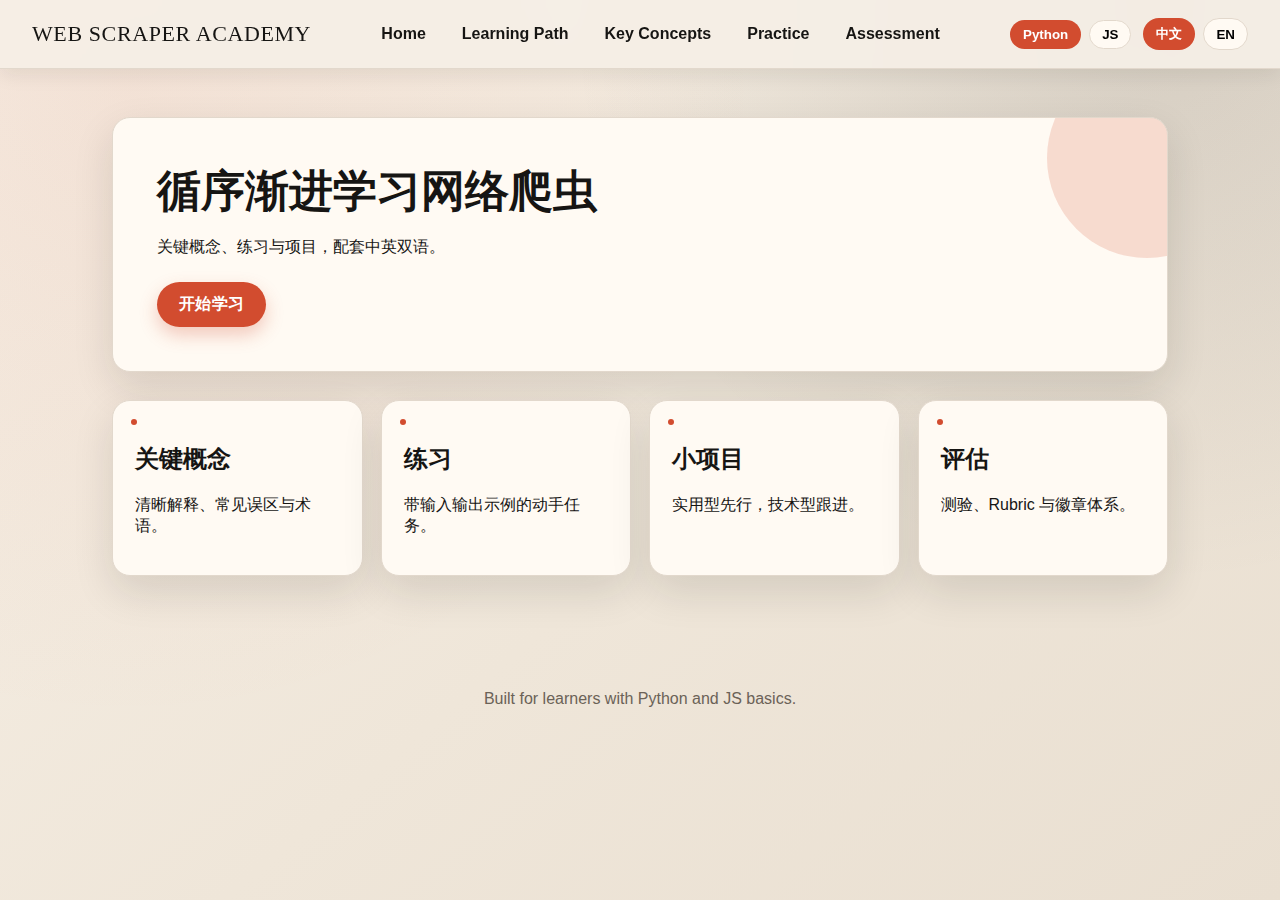
<file: index.html>
﻿<!doctype html>
<html lang="zh" data-lang="zh" data-route="python">
  <head>
    <meta charset="utf-8" />
    <meta name="viewport" content="width=device-width, initial-scale=1" />
    <title>Web Scraper Academy</title>
    <link rel="stylesheet" href="assets/styles.css" />
  </head>
  <body>
    <header class="site-header">
      <div class="brand">Web Scraper Academy</div>
      <nav class="site-nav">
        <a href="index.html">Home</a>
        <a href="path.html">Learning Path</a>
        <a href="concepts.html">Key Concepts</a>
        <a href="practice.html">Practice</a>
        <a href="assessment.html">Assessment</a>
      </nav>
      <div class="header-actions">
        <div class="route-tabs">
          <button class="toggle" data-route="python">Python</button>
          <button class="toggle" data-route="js">JS</button>
        </div>
        <div class="lang-tabs">
          <button class="toggle" data-lang="zh">中文</button>
          <button class="toggle" data-lang="en">EN</button>
        </div>
      </div>
    </header>

    <main class="page">
      <section class="hero">
        <h1 data-i18n="home_title">Learn Web Scraping, Step by Step</h1>
        <p data-i18n="home_subtitle">Concepts, practice, and projects with bilingual support.</p>
        <div class="hero-actions">
          <a class="button" href="path.html" data-i18n="home_cta">Start Learning</a>
        </div>
      </section>

      <section class="grid">
        <div class="card">
          <h2 data-i18n="card_concepts_title">Concepts</h2>
          <p data-i18n="card_concepts_desc">Clear explanations, pitfalls, and terms.</p>
        </div>
        <div class="card">
          <h2 data-i18n="card_exercises_title">Exercises</h2>
          <p data-i18n="card_exercises_desc">Hands-on tasks with input/output examples.</p>
        </div>
        <div class="card">
          <h2 data-i18n="card_projects_title">Mini Projects</h2>
          <p data-i18n="card_projects_desc">Practical first, technical next.</p>
        </div>
        <div class="card">
          <h2 data-i18n="card_assessment_title">Assessment</h2>
          <p data-i18n="card_assessment_desc">Quizzes, rubrics, and badges.</p>
        </div>
      </section>
    </main>

    <footer class="site-footer">Built for learners with Python and JS basics.</footer>
    <script src="assets/app.js"></script>
  </body>
</html>
</file>
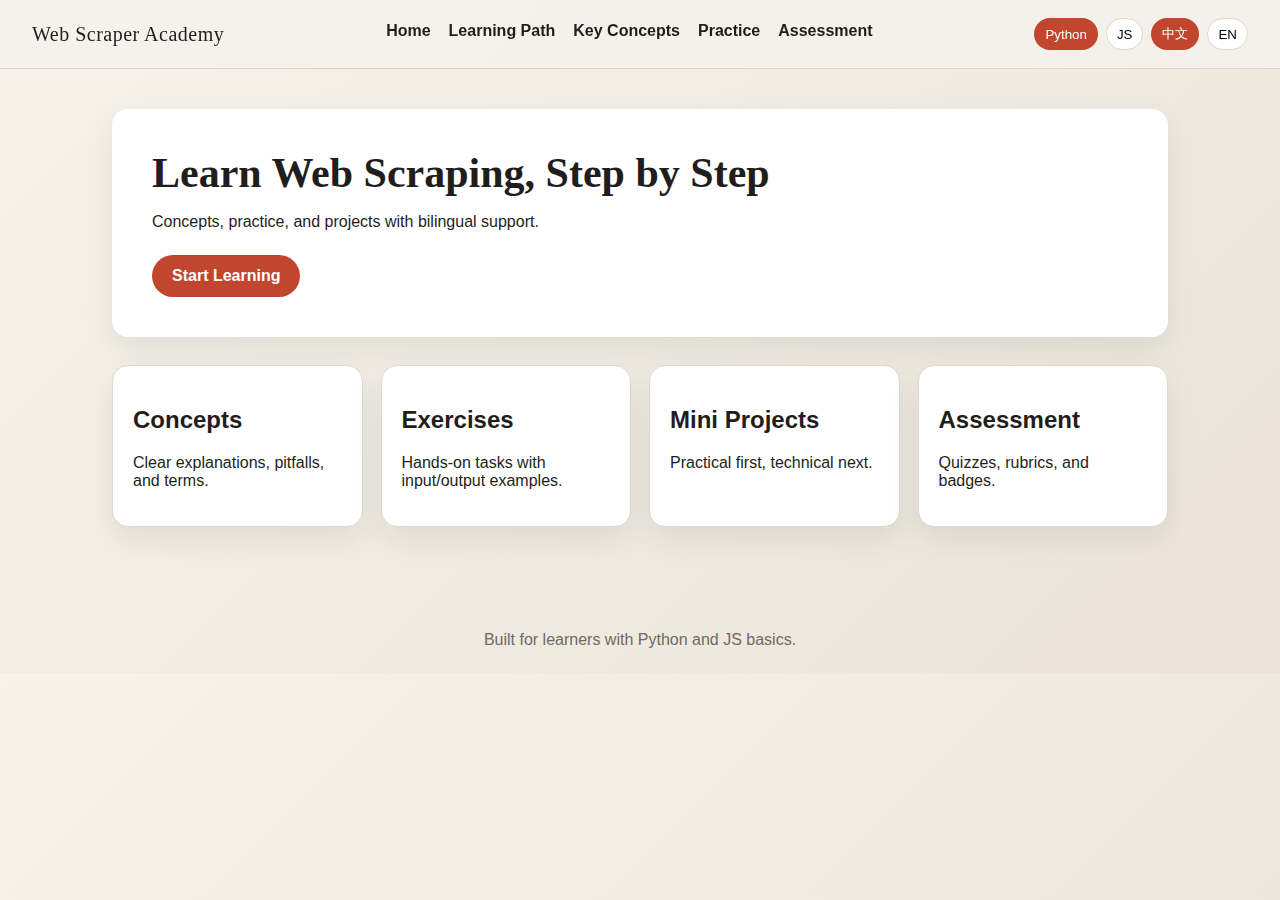
<file: public/index.html>
﻿<!doctype html>
<html lang="zh" data-lang="zh" data-route="python">
  <head>
    <meta charset="utf-8" />
    <meta name="viewport" content="width=device-width, initial-scale=1" />
    <title>Web Scraper Academy</title>
    <link rel="stylesheet" href="assets/styles.css" />
  </head>
  <body>
    <header class="site-header">
      <div class="brand">Web Scraper Academy</div>
      <nav class="site-nav">
        <a href="index.html">Home</a>
        <a href="path.html">Learning Path</a>
        <a href="concepts.html">Key Concepts</a>
        <a href="practice.html">Practice</a>
        <a href="assessment.html">Assessment</a>
      </nav>
      <div class="header-actions">
        <div class="route-tabs">
          <button class="toggle" data-route="python">Python</button>
          <button class="toggle" data-route="js">JS</button>
        </div>
        <div class="lang-tabs">
          <button class="toggle" data-lang="zh">中文</button>
          <button class="toggle" data-lang="en">EN</button>
        </div>
      </div>
    </header>

    <main class="page">
      <section class="hero">
        <h1>Learn Web Scraping, Step by Step</h1>
        <p>Concepts, practice, and projects with bilingual support.</p>
        <div class="hero-actions">
          <a class="button" href="path.html">Start Learning</a>
        </div>
      </section>

      <section class="grid">
        <div class="card">
          <h2>Concepts</h2>
          <p>Clear explanations, pitfalls, and terms.</p>
        </div>
        <div class="card">
          <h2>Exercises</h2>
          <p>Hands-on tasks with input/output examples.</p>
        </div>
        <div class="card">
          <h2>Mini Projects</h2>
          <p>Practical first, technical next.</p>
        </div>
        <div class="card">
          <h2>Assessment</h2>
          <p>Quizzes, rubrics, and badges.</p>
        </div>
      </section>
    </main>

    <footer class="site-footer">Built for learners with Python and JS basics.</footer>
    <script src="assets/app.js"></script>
  </body>
</html>
</file>
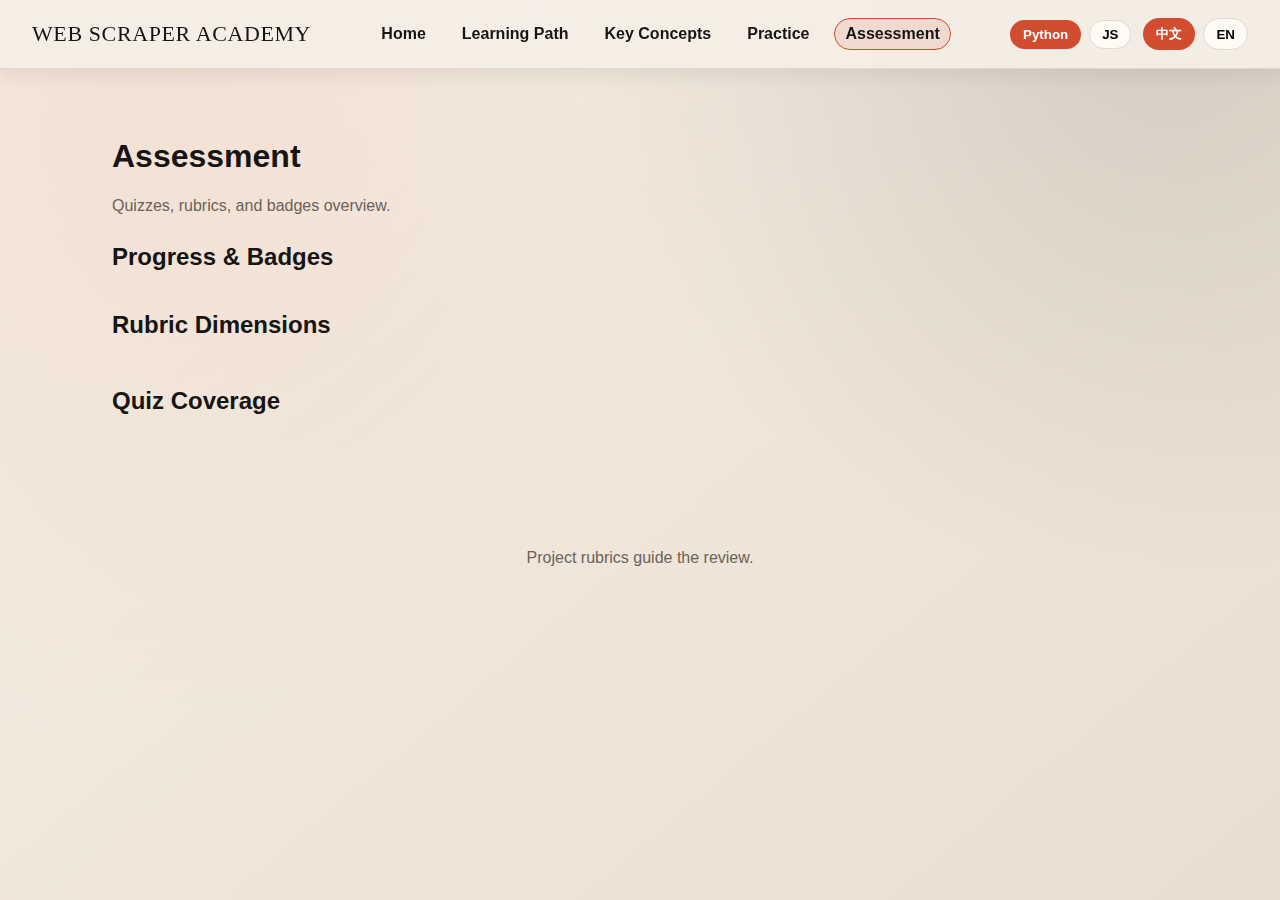
<file: assessment.html>
﻿<!doctype html>
<html lang="zh" data-lang="zh" data-route="python">
  <head>
    <meta charset="utf-8" />
    <meta name="viewport" content="width=device-width, initial-scale=1" />
    <title>Assessment</title>
    <link rel="stylesheet" href="assets/styles.css" />
  </head>
  <body>
    <header class="site-header">
      <div class="brand">Web Scraper Academy</div>
      <nav class="site-nav">
        <a href="index.html">Home</a>
        <a href="path.html">Learning Path</a>
        <a href="concepts.html">Key Concepts</a>
        <a href="practice.html">Practice</a>
        <a href="assessment.html" class="active">Assessment</a>
      </nav>
      <div class="header-actions">
        <div class="route-tabs">
          <button class="toggle" data-route="python">Python</button>
          <button class="toggle" data-route="js">JS</button>
        </div>
        <div class="lang-tabs">
          <button class="toggle" data-lang="zh">中文</button>
          <button class="toggle" data-lang="en">EN</button>
        </div>
      </div>
    </header>

    <main class="page" data-page="assessment">
      <h1>Assessment</h1>
      <p class="lead">Quizzes, rubrics, and badges overview.</p>

      <section>
        <h2>Progress & Badges</h2>
        <div id="progressBoard" class="module-grid"></div>
      </section>

      <section>
        <h2>Rubric Dimensions</h2>
        <div class="grid" id="rubricList"></div>
      </section>

      <section>
        <h2>Quiz Coverage</h2>
        <div class="module-grid" id="quizSummary"></div>
      </section>
    </main>

    <footer class="site-footer">Project rubrics guide the review.</footer>
    <script src="assets/app.js"></script>
  </body>
</html>
</file>
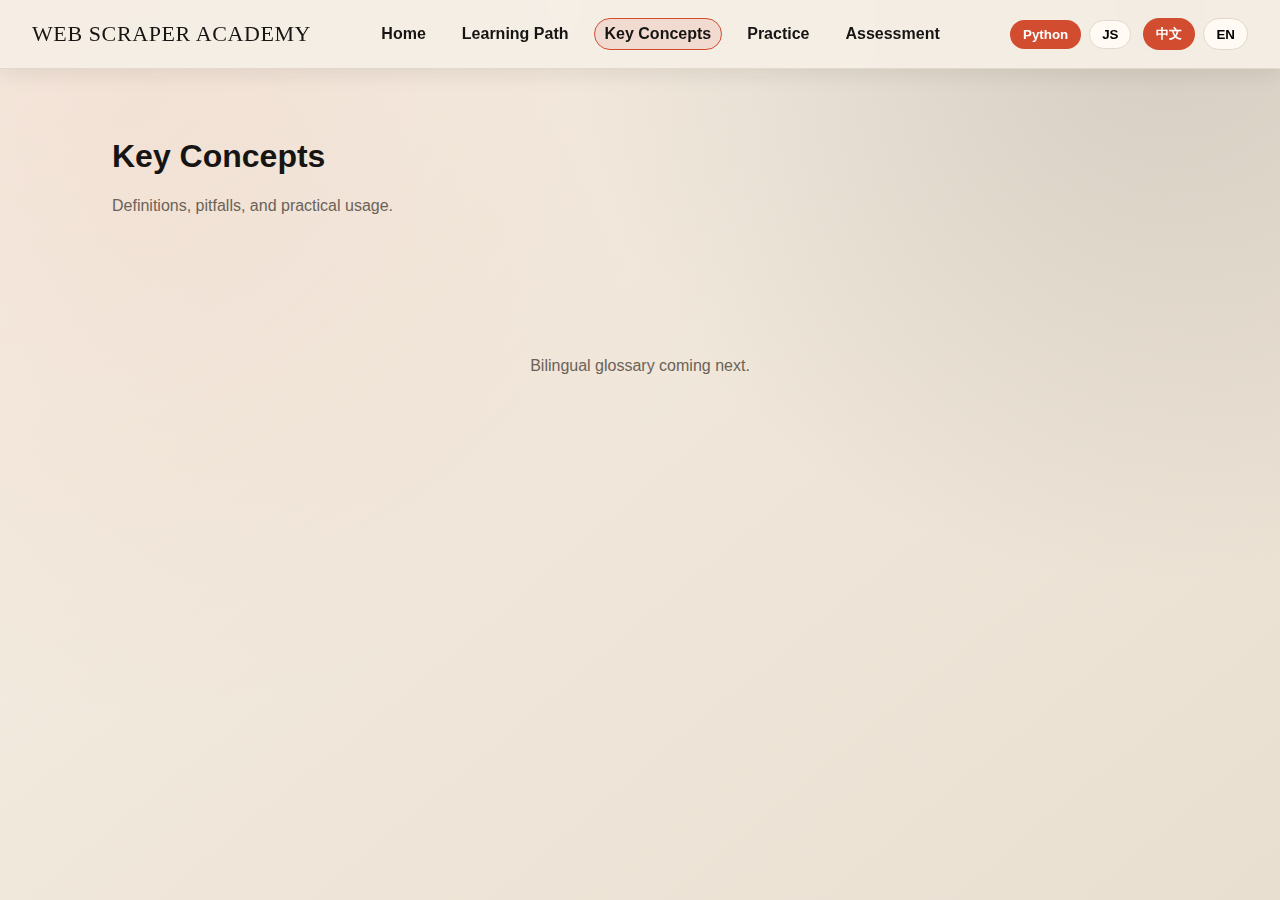
<file: concepts.html>
﻿<!doctype html>
<html lang="zh" data-lang="zh" data-route="python">
  <head>
    <meta charset="utf-8" />
    <meta name="viewport" content="width=device-width, initial-scale=1" />
    <title>Key Concepts</title>
    <link rel="stylesheet" href="assets/styles.css" />
  </head>
  <body>
    <header class="site-header">
      <div class="brand">Web Scraper Academy</div>
      <nav class="site-nav">
        <a href="index.html">Home</a>
        <a href="path.html">Learning Path</a>
        <a href="concepts.html" class="active">Key Concepts</a>
        <a href="practice.html">Practice</a>
        <a href="assessment.html">Assessment</a>
      </nav>
      <div class="header-actions">
        <div class="route-tabs">
          <button class="toggle" data-route="python">Python</button>
          <button class="toggle" data-route="js">JS</button>
        </div>
        <div class="lang-tabs">
          <button class="toggle" data-lang="zh">中文</button>
          <button class="toggle" data-lang="en">EN</button>
        </div>
      </div>
    </header>

    <main class="page" data-page="concepts">
      <h1>Key Concepts</h1>
      <p class="lead">Definitions, pitfalls, and practical usage.</p>
      <div id="conceptList" class="concept-list"></div>
    </main>

    <footer class="site-footer">Bilingual glossary coming next.</footer>
    <script src="assets/app.js"></script>
  </body>
</html>
</file>
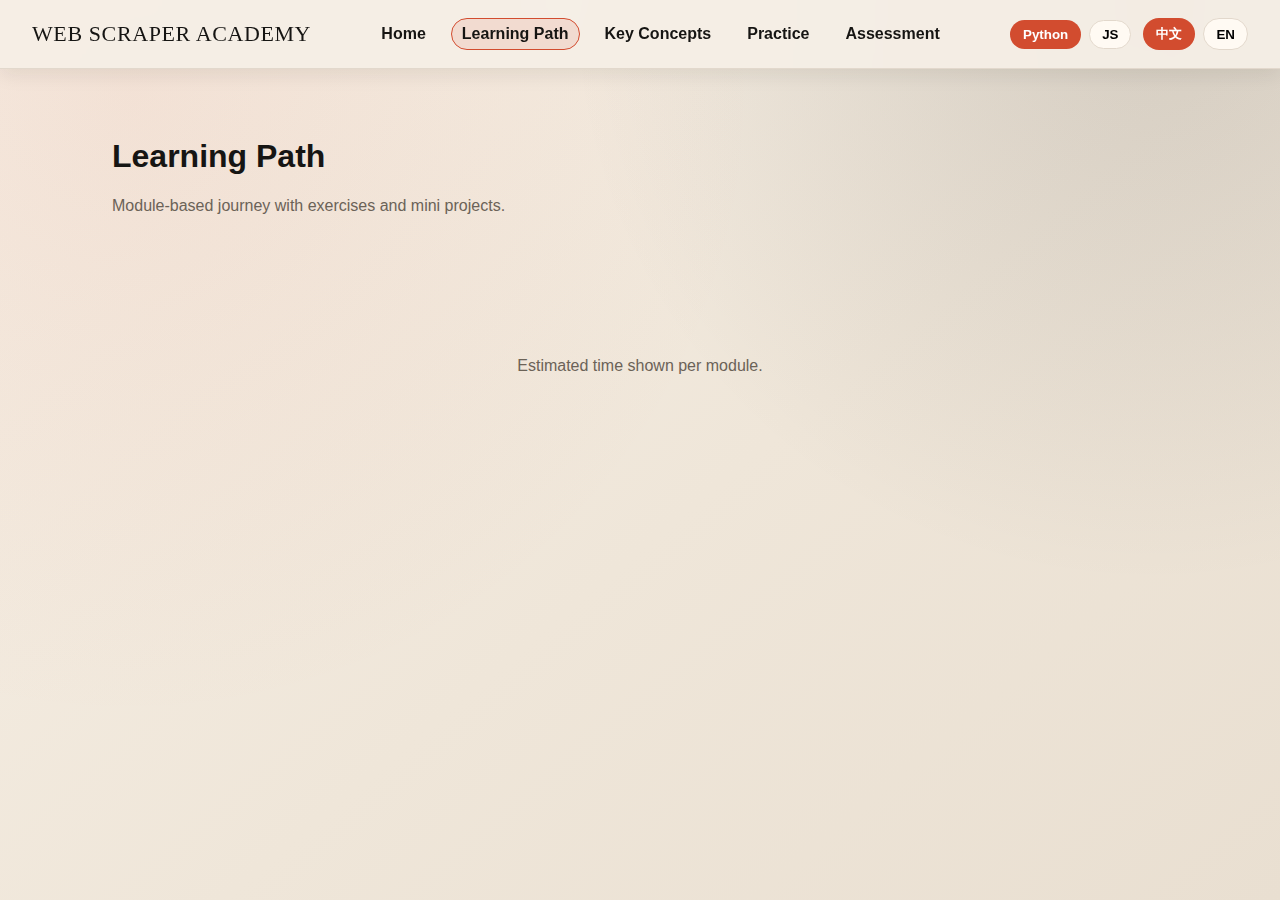
<file: path.html>
﻿<!doctype html>
<html lang="zh" data-lang="zh" data-route="python">
  <head>
    <meta charset="utf-8" />
    <meta name="viewport" content="width=device-width, initial-scale=1" />
    <title>Learning Path</title>
    <link rel="stylesheet" href="assets/styles.css" />
  </head>
  <body>
    <header class="site-header">
      <div class="brand">Web Scraper Academy</div>
      <nav class="site-nav">
        <a href="index.html">Home</a>
        <a href="path.html" class="active">Learning Path</a>
        <a href="concepts.html">Key Concepts</a>
        <a href="practice.html">Practice</a>
        <a href="assessment.html">Assessment</a>
      </nav>
      <div class="header-actions">
        <div class="route-tabs">
          <button class="toggle" data-route="python">Python</button>
          <button class="toggle" data-route="js">JS</button>
        </div>
        <div class="lang-tabs">
          <button class="toggle" data-lang="zh">中文</button>
          <button class="toggle" data-lang="en">EN</button>
        </div>
      </div>
    </header>

    <main class="page" data-page="path">
      <h1>Learning Path</h1>
      <p class="lead">Module-based journey with exercises and mini projects.</p>
      <div class="module-grid" id="moduleGrid"></div>
      <span class="template-link" data-template="module.html?id="></span>
    </main>

    <footer class="site-footer">Estimated time shown per module.</footer>
    <script src="assets/app.js"></script>
  </body>
</html>
</file>
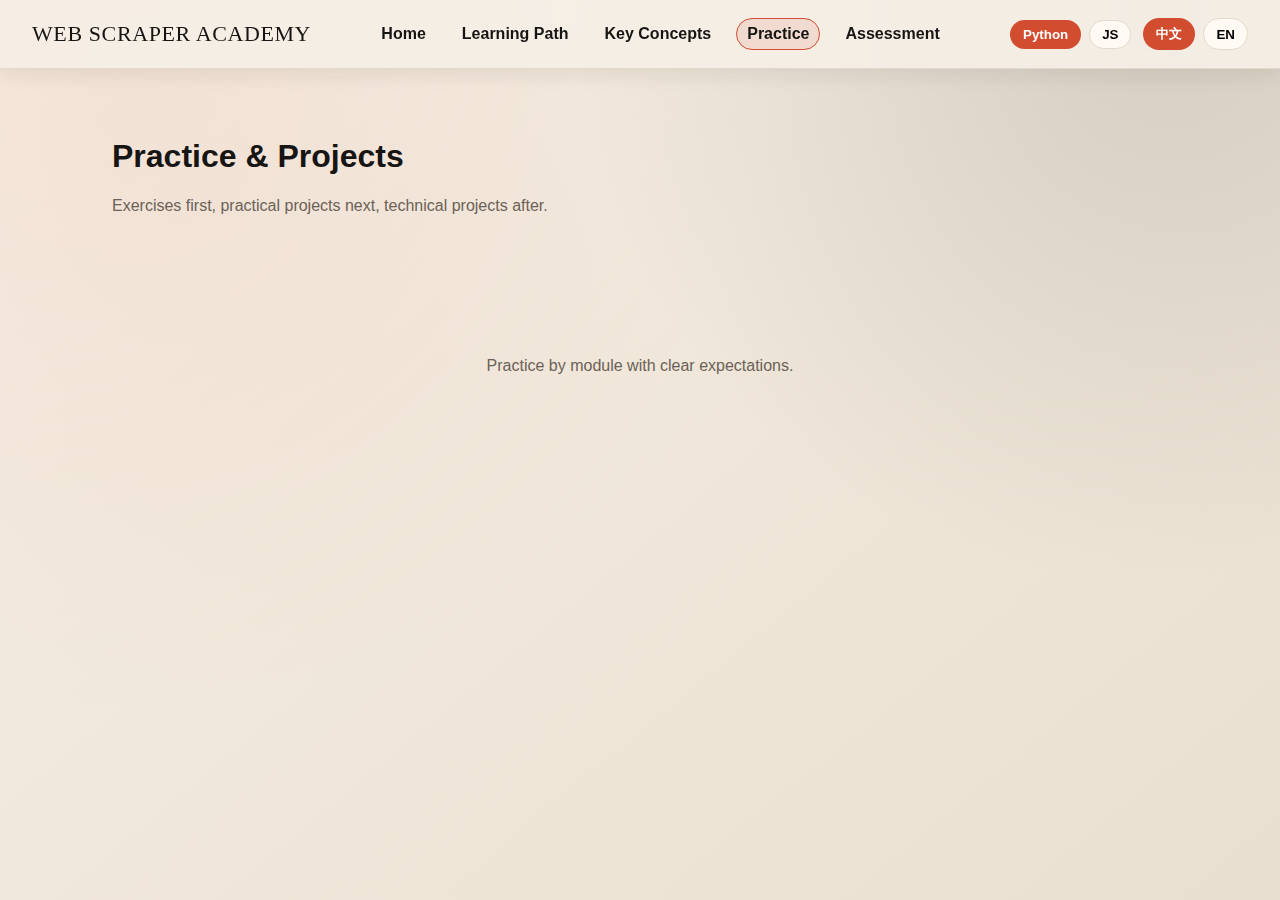
<file: practice.html>
﻿<!doctype html>
<html lang="zh" data-lang="zh" data-route="python">
  <head>
    <meta charset="utf-8" />
    <meta name="viewport" content="width=device-width, initial-scale=1" />
    <title>Practice & Projects</title>
    <link rel="stylesheet" href="assets/styles.css" />
  </head>
  <body>
    <header class="site-header">
      <div class="brand">Web Scraper Academy</div>
      <nav class="site-nav">
        <a href="index.html">Home</a>
        <a href="path.html">Learning Path</a>
        <a href="concepts.html">Key Concepts</a>
        <a href="practice.html" class="active">Practice</a>
        <a href="assessment.html">Assessment</a>
      </nav>
      <div class="header-actions">
        <div class="route-tabs">
          <button class="toggle" data-route="python">Python</button>
          <button class="toggle" data-route="js">JS</button>
        </div>
        <div class="lang-tabs">
          <button class="toggle" data-lang="zh">中文</button>
          <button class="toggle" data-lang="en">EN</button>
        </div>
      </div>
    </header>

    <main class="page" data-page="practice">
      <h1>Practice & Projects</h1>
      <p class="lead">Exercises first, practical projects next, technical projects after.</p>
      <div id="practiceList" class="practice-list"></div>
    </main>

    <footer class="site-footer">Practice by module with clear expectations.</footer>
    <script src="assets/app.js"></script>
  </body>
</html>
</file>
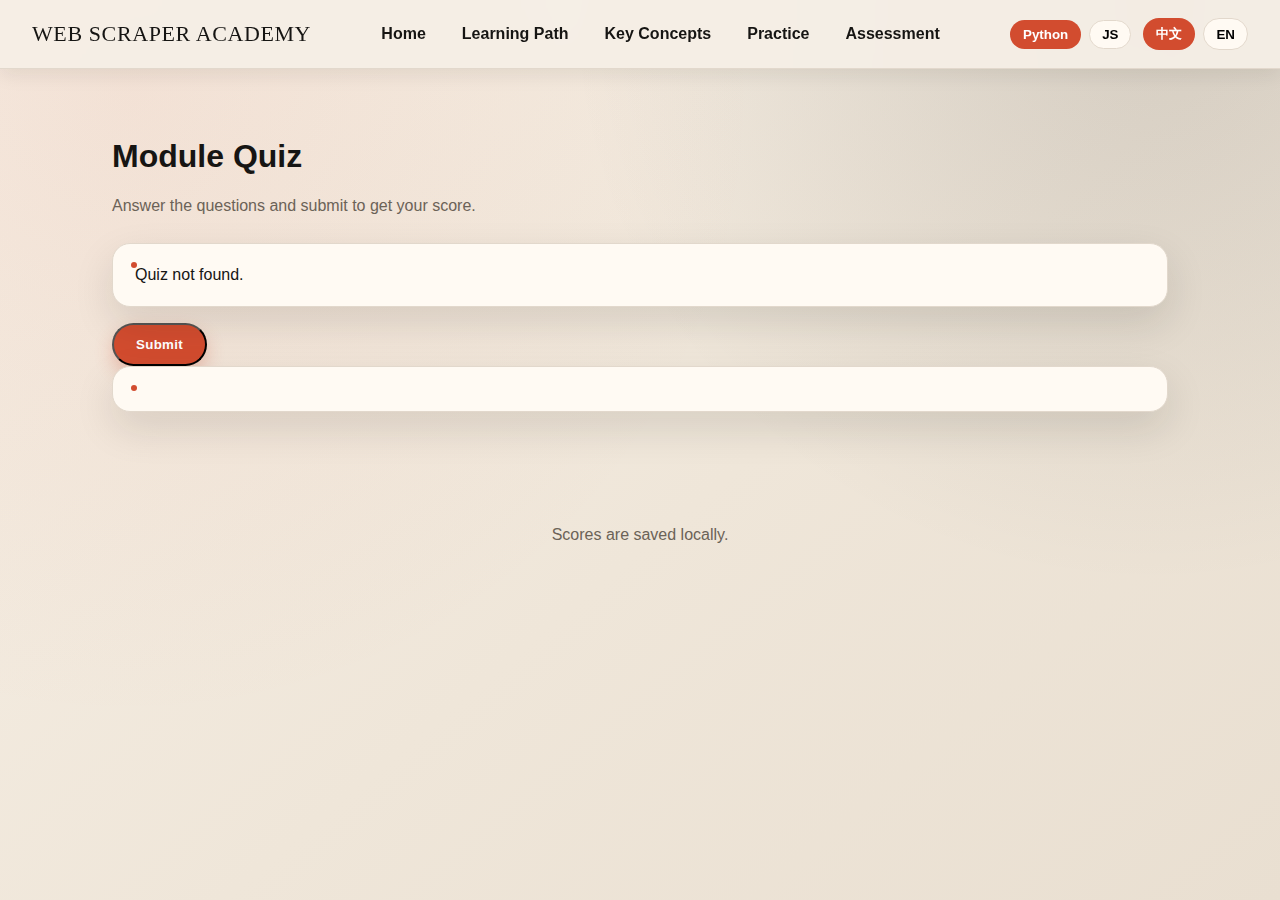
<file: quiz.html>
﻿<!doctype html>
<html lang="zh" data-lang="zh" data-route="python">
  <head>
    <meta charset="utf-8" />
    <meta name="viewport" content="width=device-width, initial-scale=1" />
    <title>Module Quiz</title>
    <link rel="stylesheet" href="assets/styles.css" />
  </head>
  <body>
    <header class="site-header">
      <div class="brand">Web Scraper Academy</div>
      <nav class="site-nav">
        <a href="index.html">Home</a>
        <a href="path.html">Learning Path</a>
        <a href="concepts.html">Key Concepts</a>
        <a href="practice.html">Practice</a>
        <a href="assessment.html">Assessment</a>
      </nav>
      <div class="header-actions">
        <div class="route-tabs">
          <button class="toggle" data-route="python">Python</button>
          <button class="toggle" data-route="js">JS</button>
        </div>
        <div class="lang-tabs">
          <button class="toggle" data-lang="zh">中文</button>
          <button class="toggle" data-lang="en">EN</button>
        </div>
      </div>
    </header>

    <main class="page" data-page="quiz">
      <h1>Module Quiz</h1>
      <p class="lead">Answer the questions and submit to get your score.</p>
      <form id="quizForm" class="quiz-form"></form>
      <div class="quiz-actions">
        <button class="button" id="quizSubmit" type="button">Submit</button>
      </div>
      <div id="quizResult" class="card"></div>
    </main>

    <footer class="site-footer">Scores are saved locally.</footer>
    <script src="assets/app.js"></script>
  </body>
</html>
</file>
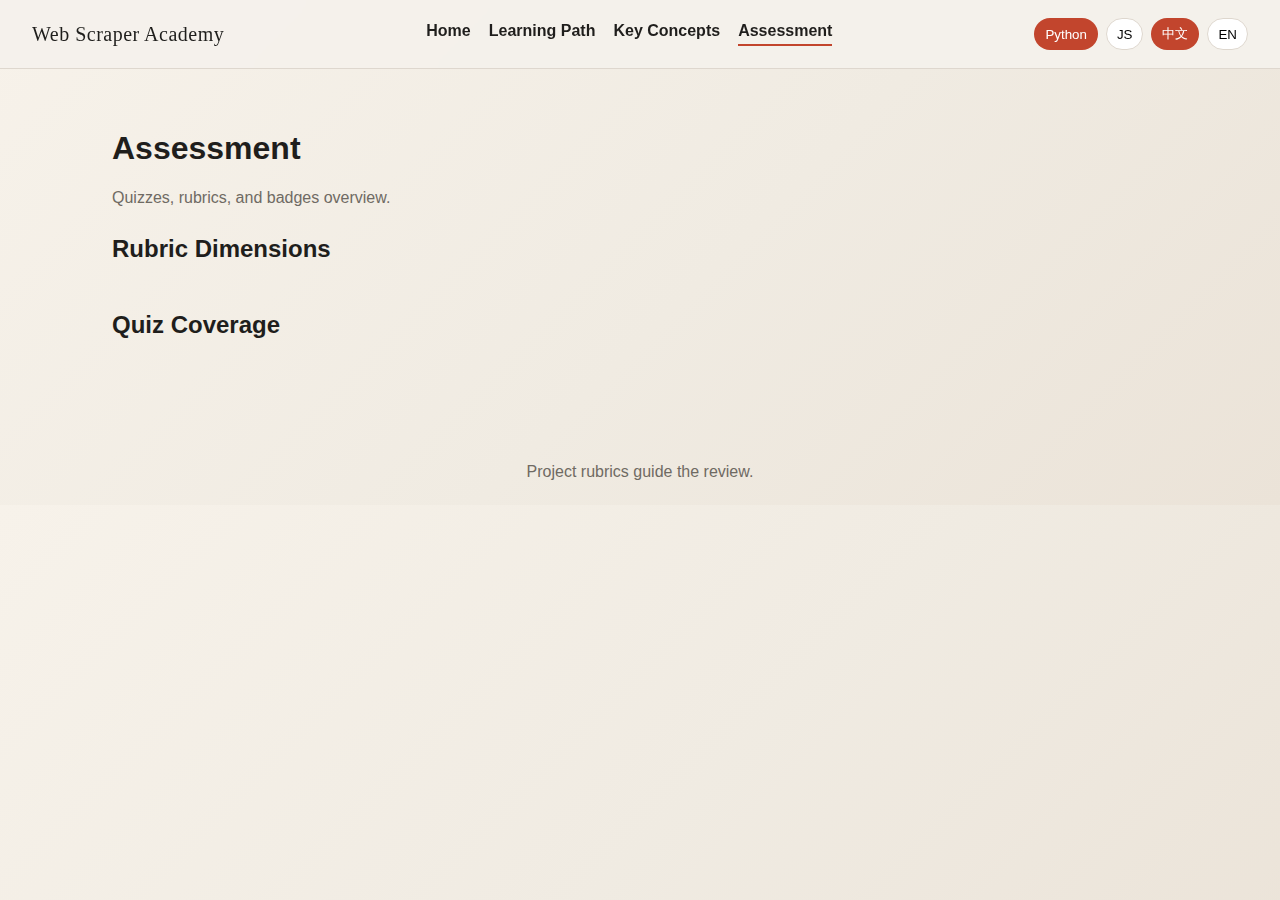
<file: public/assessment.html>
﻿<!doctype html>
<html lang="zh" data-lang="zh" data-route="python">
  <head>
    <meta charset="utf-8" />
    <meta name="viewport" content="width=device-width, initial-scale=1" />
    <title>Assessment</title>
    <link rel="stylesheet" href="assets/styles.css" />
  </head>
  <body>
    <header class="site-header">
      <div class="brand">Web Scraper Academy</div>
      <nav class="site-nav">
        <a href="index.html">Home</a>
        <a href="path.html">Learning Path</a>
        <a href="concepts.html">Key Concepts</a>
        <a href="assessment.html" class="active">Assessment</a>
      </nav>
      <div class="header-actions">
        <div class="route-tabs">
          <button class="toggle" data-route="python">Python</button>
          <button class="toggle" data-route="js">JS</button>
        </div>
        <div class="lang-tabs">
          <button class="toggle" data-lang="zh">中文</button>
          <button class="toggle" data-lang="en">EN</button>
        </div>
      </div>
    </header>

    <main class="page" data-page="assessment">
      <h1>Assessment</h1>
      <p class="lead">Quizzes, rubrics, and badges overview.</p>

      <section>
        <h2>Rubric Dimensions</h2>
        <div class="grid" id="rubricList"></div>
      </section>

      <section>
        <h2>Quiz Coverage</h2>
        <div class="module-grid" id="quizSummary"></div>
      </section>
    </main>

    <footer class="site-footer">Project rubrics guide the review.</footer>
    <script src="assets/app.js"></script>
  </body>
</html>
</file>
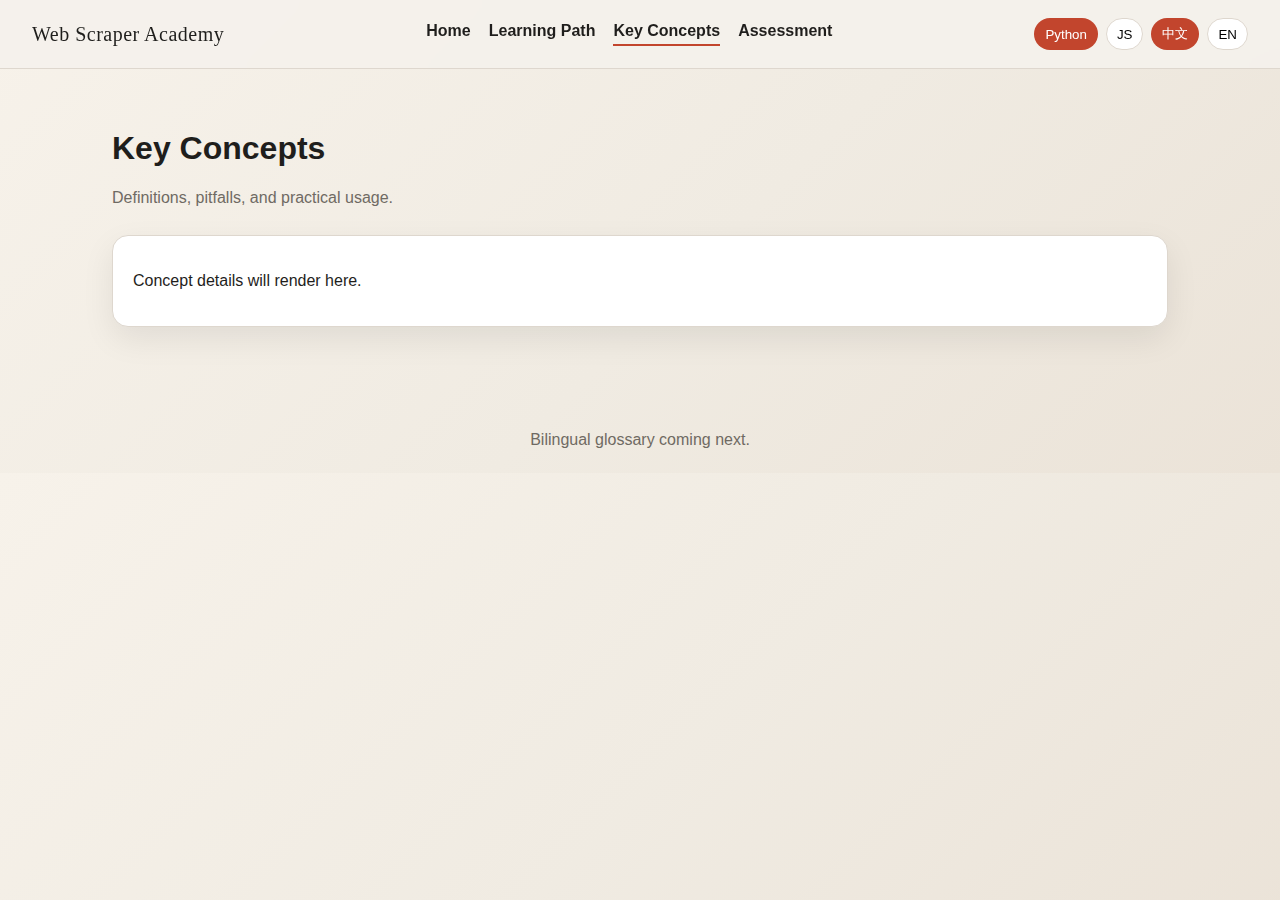
<file: public/concepts.html>
﻿<!doctype html>
<html lang="zh" data-lang="zh" data-route="python">
  <head>
    <meta charset="utf-8" />
    <meta name="viewport" content="width=device-width, initial-scale=1" />
    <title>Key Concepts</title>
    <link rel="stylesheet" href="assets/styles.css" />
  </head>
  <body>
    <header class="site-header">
      <div class="brand">Web Scraper Academy</div>
      <nav class="site-nav">
        <a href="index.html">Home</a>
        <a href="path.html">Learning Path</a>
        <a href="concepts.html" class="active">Key Concepts</a>
        <a href="assessment.html">Assessment</a>
      </nav>
      <div class="header-actions">
        <div class="route-tabs">
          <button class="toggle" data-route="python">Python</button>
          <button class="toggle" data-route="js">JS</button>
        </div>
        <div class="lang-tabs">
          <button class="toggle" data-lang="zh">中文</button>
          <button class="toggle" data-lang="en">EN</button>
        </div>
      </div>
    </header>

    <main class="page">
      <h1>Key Concepts</h1>
      <p class="lead">Definitions, pitfalls, and practical usage.</p>
      <div class="card">
        <p>Concept details will render here.</p>
      </div>
    </main>

    <footer class="site-footer">Bilingual glossary coming next.</footer>
    <script src="assets/app.js"></script>
  </body>
</html>
</file>
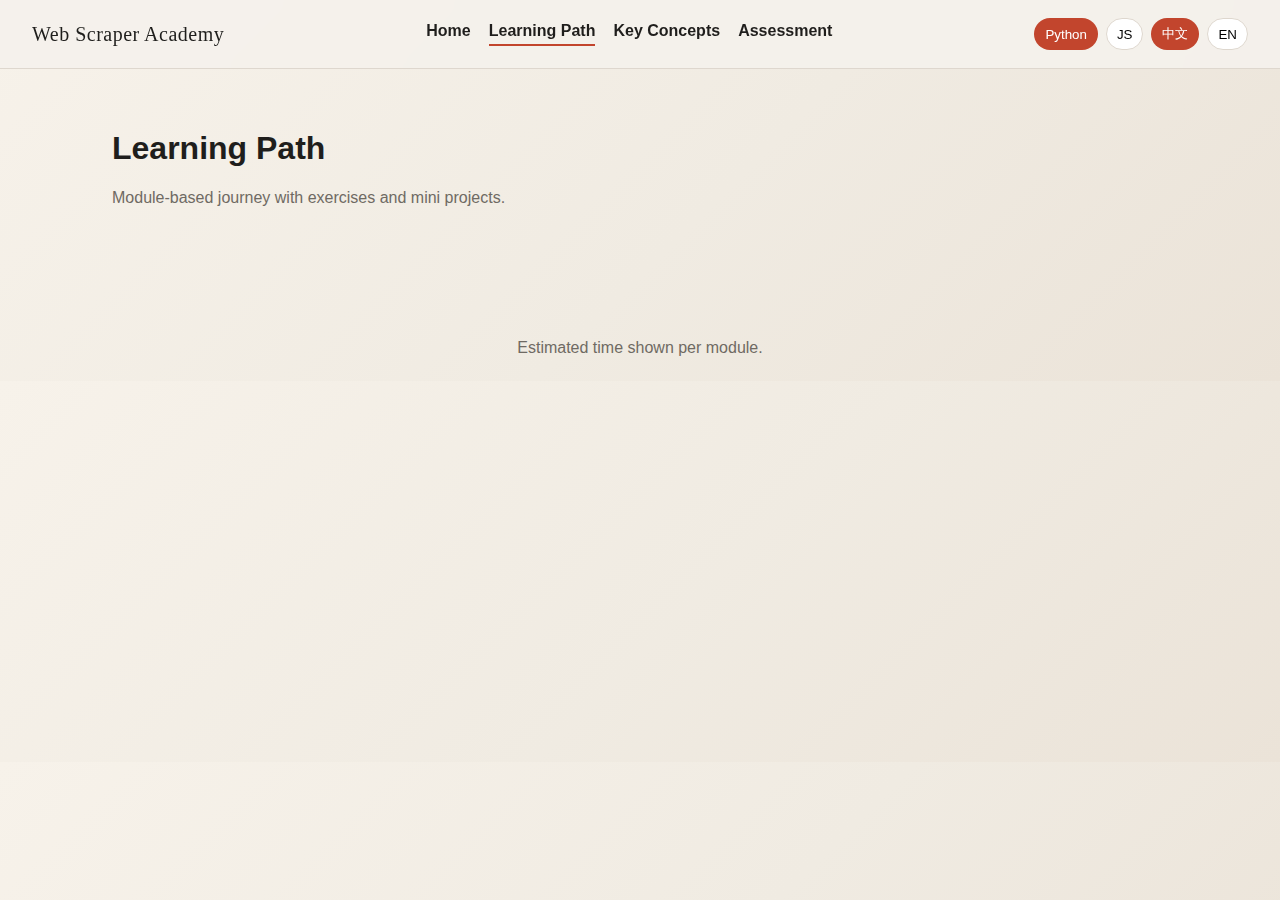
<file: public/path.html>
﻿<!doctype html>
<html lang="zh" data-lang="zh" data-route="python">
  <head>
    <meta charset="utf-8" />
    <meta name="viewport" content="width=device-width, initial-scale=1" />
    <title>Learning Path</title>
    <link rel="stylesheet" href="assets/styles.css" />
  </head>
  <body>
    <header class="site-header">
      <div class="brand">Web Scraper Academy</div>
      <nav class="site-nav">
        <a href="index.html">Home</a>
        <a href="path.html" class="active">Learning Path</a>
        <a href="concepts.html">Key Concepts</a>
        <a href="assessment.html">Assessment</a>
      </nav>
      <div class="header-actions">
        <div class="route-tabs">
          <button class="toggle" data-route="python">Python</button>
          <button class="toggle" data-route="js">JS</button>
        </div>
        <div class="lang-tabs">
          <button class="toggle" data-lang="zh">中文</button>
          <button class="toggle" data-lang="en">EN</button>
        </div>
      </div>
    </header>

    <main class="page" data-page="path">
      <h1>Learning Path</h1>
      <p class="lead">Module-based journey with exercises and mini projects.</p>
      <div class="module-grid" id="moduleGrid"></div>
    </main>

    <footer class="site-footer">Estimated time shown per module.</footer>
    <script src="assets/app.js"></script>
  </body>
</html>
</file>
<file: assets/styles.css>
﻿:root {
  --bg: #f5efe6;
  --ink: #161513;
  --muted: #6b6257;
  --accent: #d24c2f;
  --accent-dark: #9c2f1a;
  --card: #fffaf3;
  --border: #e2d8cc;
  --shadow: 0 16px 40px rgba(22, 21, 19, 0.12);
  --radius: 18px;
  --max-width: 1120px;
  --font-display: "Palatino Linotype", "Book Antiqua", "Georgia", serif;
  --font-body: "Trebuchet MS", "Verdana", sans-serif;
}

* {
  box-sizing: border-box;
}

body {
  margin: 0;
  color: var(--ink);
  background:
    radial-gradient(circle at 10% 10%, rgba(210, 76, 47, 0.08), transparent 45%),
    radial-gradient(circle at 90% 0%, rgba(22, 21, 19, 0.12), transparent 40%),
    linear-gradient(140deg, #f7f0e6 0%, #efe6d9 55%, #e9dfd1 100%);
  font-family: var(--font-body);
  min-height: 100vh;
}

.site-header {
  position: sticky;
  top: 0;
  z-index: 10;
  display: flex;
  align-items: center;
  justify-content: space-between;
  padding: 18px 32px;
  background: rgba(245, 239, 230, 0.92);
  backdrop-filter: blur(12px);
  border-bottom: 1px solid var(--border);
  box-shadow: 0 6px 18px rgba(22, 21, 19, 0.08);
}

.brand {
  font-family: var(--font-display);
  font-size: 22px;
  letter-spacing: 0.6px;
  text-transform: uppercase;
}

.site-nav {
  display: flex;
  gap: 14px;
  flex-wrap: wrap;
}

.site-nav a {
  color: var(--ink);
  text-decoration: none;
  font-weight: 700;
  padding: 6px 10px;
  border-radius: 999px;
  border: 1px solid transparent;
  transition: all 0.2s ease;
}

.site-nav a.active {
  border-color: var(--accent);
  background: rgba(210, 76, 47, 0.12);
}

.site-nav a:hover {
  border-color: var(--accent);
}

.header-actions {
  display: flex;
  gap: 12px;
  align-items: center;
}

.toggle {
  border: 1px solid var(--border);
  background: var(--card);
  padding: 6px 12px;
  border-radius: 999px;
  cursor: pointer;
  font-weight: 600;
}

.toggle.active {
  background: var(--accent);
  color: #fff;
  border-color: transparent;
}

.route-tabs,
.lang-tabs {
  display: flex;
  gap: 8px;
}

.page {
  max-width: var(--max-width);
  margin: 0 auto;
  padding: 48px 32px 90px;
}

.hero {
  padding: 44px;
  border-radius: var(--radius);
  background: var(--card);
  box-shadow: var(--shadow);
  border: 1px solid var(--border);
  position: relative;
  overflow: hidden;
}

.hero::after {
  content: "";
  position: absolute;
  right: -80px;
  top: -60px;
  width: 200px;
  height: 200px;
  border-radius: 50%;
  background: rgba(210, 76, 47, 0.18);
}

.hero h1 {
  font-family: var(--font-display);
  font-size: 44px;
  margin: 0 0 12px;
}

.hero-actions {
  margin-top: 24px;
}

.button {
  display: inline-block;
  background: var(--accent);
  color: #fff;
  padding: 12px 22px;
  border-radius: 999px;
  text-decoration: none;
  font-weight: 700;
  letter-spacing: 0.3px;
  box-shadow: 0 8px 18px rgba(210, 76, 47, 0.28);
}

.button:hover {
  background: var(--accent-dark);
}

.grid {
  display: grid;
  grid-template-columns: repeat(auto-fit, minmax(220px, 1fr));
  gap: 18px;
  margin-top: 28px;
}

.card {
  background: var(--card);
  padding: 22px;
  border-radius: var(--radius);
  border: 1px solid var(--border);
  box-shadow: var(--shadow);
  position: relative;
}

.card::before {
  content: "";
  position: absolute;
  left: 18px;
  top: 18px;
  width: 6px;
  height: 6px;
  border-radius: 50%;
  background: var(--accent);
}

.lead {
  color: var(--muted);
  margin-bottom: 28px;
}

.module-grid {
  display: grid;
  gap: 18px;
  grid-template-columns: repeat(auto-fit, minmax(260px, 1fr));
}

.module-card {
  background: var(--card);
  border-radius: var(--radius);
  border: 1px solid var(--border);
  padding: 20px;
  box-shadow: var(--shadow);
  transition: transform 0.2s ease, box-shadow 0.2s ease;
}

.module-card:hover {
  transform: translateY(-4px);
  box-shadow: 0 20px 40px rgba(22, 21, 19, 0.16);
}

.module-card h3 {
  margin: 0 0 6px;
  font-family: var(--font-display);
}

.module-meta {
  color: var(--muted);
  font-size: 14px;
}

.site-footer {
  text-align: center;
  padding: 24px 16px;
  color: var(--muted);
}

.concept-list {
  display: flex;
  flex-direction: column;
  gap: 32px;
}

.module-section h2 {
  font-family: var(--font-display);
  margin-bottom: 16px;
}

.concept-grid {
  display: grid;
  grid-template-columns: repeat(auto-fit, minmax(260px, 1fr));
  gap: 18px;
}

.concept-card {
  background: var(--card);
  border-radius: var(--radius);
  border: 1px solid var(--border);
  padding: 20px;
  box-shadow: var(--shadow);
}

.concept-meta {
  margin-top: 10px;
  color: var(--muted);
}

.term-row {
  margin-top: 12px;
  display: flex;
  flex-wrap: wrap;
  gap: 8px;
}

.term {
  padding: 4px 10px;
  border-radius: 999px;
  background: rgba(210, 76, 47, 0.12);
  color: var(--accent-dark);
  font-size: 12px;
}

.practice-list {
  display: flex;
  flex-direction: column;
  gap: 32px;
}

.practice-section h2 {
  font-family: var(--font-display);
  margin-bottom: 12px;
}

.practice-block {
  margin: 16px 0 24px;
}

.practice-grid {
  display: grid;
  grid-template-columns: repeat(auto-fit, minmax(240px, 1fr));
  gap: 16px;
}

.exercise-card,
.project-card {
  background: var(--card);
  border-radius: var(--radius);
  border: 1px solid var(--border);
  padding: 18px;
  box-shadow: var(--shadow);
}

.project-card ul {
  padding-left: 18px;
  margin: 8px 0 0;
  color: var(--muted);
}

.module-detail {
  display: flex;
  flex-direction: column;
  gap: 24px;
}

a.module-card {
  text-decoration: none;
  color: inherit;
}

.exercise-details {
  margin-top: 12px;
  background: rgba(255, 255, 255, 0.75);
  padding: 10px 12px;
  border-radius: 12px;
  border: 1px solid var(--border);
}

.exercise-details summary {
  cursor: pointer;
  font-weight: 600;
}

.detail-grid {
  display: grid;
  grid-template-columns: repeat(auto-fit, minmax(200px, 1fr));
  gap: 12px;
  margin-top: 10px;
}

.exercise-details pre {
  background: #f7f3ee;
  padding: 8px;
  border-radius: 10px;
  overflow-x: auto;
}

.quiz-form {
  display: flex;
  flex-direction: column;
  gap: 20px;
}

.quiz-question {
  background: var(--card);
  border-radius: var(--radius);
  border: 1px solid var(--border);
  padding: 18px;
  box-shadow: var(--shadow);
}

.quiz-options {
  display: flex;
  flex-direction: column;
  gap: 8px;
  margin-top: 10px;
}

.quiz-option {
  display: flex;
  gap: 10px;
  align-items: center;
}

.quiz-actions {
  margin-top: 16px;
}

.module-actions {
  margin: 12px 0 20px;
}

.badge {
  margin-top: 10px;
  padding: 6px 12px;
  border-radius: 999px;
  background: rgba(210, 76, 47, 0.12);
  color: var(--accent-dark);
  font-weight: 600;
  display: inline-block;
}

@keyframes fadeUp {
  from {
    opacity: 0;
    transform: translateY(10px);
  }
  to {
    opacity: 1;
    transform: translateY(0);
  }
}

.hero,
.card,
.module-card {
  animation: fadeUp 0.5s ease both;
}

@media (max-width: 760px) {
  .site-header {
    flex-direction: column;
    align-items: flex-start;
    gap: 12px;
  }

  .hero {
    padding: 28px;
  }
}
</file>
<file: public/assets/styles.css>
﻿:root {
  --bg: #f4f1ec;
  --ink: #1f1e1c;
  --muted: #6f6a63;
  --accent: #c2452d;
  --accent-dark: #9a3623;
  --card: #ffffff;
  --border: #ded7ce;
  --shadow: 0 12px 32px rgba(0, 0, 0, 0.08);
  --radius: 16px;
  --max-width: 1120px;
  --font-display: "Georgia", "Times New Roman", serif;
  --font-body: "Segoe UI", "Tahoma", sans-serif;
}

* {
  box-sizing: border-box;
}

body {
  margin: 0;
  color: var(--ink);
  background: linear-gradient(135deg, #f7f2ea 0%, #f0ebe2 55%, #ebe3d8 100%);
  font-family: var(--font-body);
}

.site-header {
  position: sticky;
  top: 0;
  z-index: 10;
  display: flex;
  align-items: center;
  justify-content: space-between;
  padding: 18px 32px;
  background: rgba(244, 241, 236, 0.92);
  backdrop-filter: blur(10px);
  border-bottom: 1px solid var(--border);
}

.brand {
  font-family: var(--font-display);
  font-size: 20px;
  letter-spacing: 0.5px;
}

.site-nav {
  display: flex;
  gap: 18px;
}

.site-nav a {
  color: var(--ink);
  text-decoration: none;
  font-weight: 600;
  padding-bottom: 4px;
  border-bottom: 2px solid transparent;
}

.site-nav a.active {
  border-color: var(--accent);
}

.header-actions {
  display: flex;
  gap: 8px;
}

.toggle {
  border: 1px solid var(--border);
  background: var(--card);
  padding: 6px 10px;
  border-radius: 999px;
  cursor: pointer;
}

.page {
  max-width: var(--max-width);
  margin: 0 auto;
  padding: 40px 32px 80px;
}

.hero {
  padding: 40px;
  border-radius: var(--radius);
  background: var(--card);
  box-shadow: var(--shadow);
}

.hero h1 {
  font-family: var(--font-display);
  font-size: 42px;
  margin: 0 0 12px;
}

.hero-actions {
  margin-top: 24px;
}

.button {
  display: inline-block;
  background: var(--accent);
  color: #fff;
  padding: 12px 20px;
  border-radius: 999px;
  text-decoration: none;
  font-weight: 600;
}

.button:hover {
  background: var(--accent-dark);
}

.grid {
  display: grid;
  grid-template-columns: repeat(auto-fit, minmax(220px, 1fr));
  gap: 18px;
  margin-top: 28px;
}

.card {
  background: var(--card);
  padding: 20px;
  border-radius: var(--radius);
  border: 1px solid var(--border);
  box-shadow: var(--shadow);
}

.lead {
  color: var(--muted);
  margin-bottom: 28px;
}

.module-grid {
  display: grid;
  gap: 18px;
  grid-template-columns: repeat(auto-fit, minmax(260px, 1fr));
}

.module-card {
  background: var(--card);
  border-radius: var(--radius);
  border: 1px solid var(--border);
  padding: 20px;
  box-shadow: var(--shadow);
}

.module-card h3 {
  margin: 0 0 6px;
  font-family: var(--font-display);
}

.module-meta {
  color: var(--muted);
  font-size: 14px;
}

.site-footer {
  text-align: center;
  padding: 24px 16px;
  color: var(--muted);
}

@media (max-width: 760px) {
  .site-header {
    flex-direction: column;
    align-items: flex-start;
    gap: 12px;
  }

  .hero {
    padding: 28px;
  }
}
.toggle.active {
  background: var(--accent);
  color: #fff;
  border-color: transparent;
}
.route-tabs,
.lang-tabs {
  display: flex;
  gap: 8px;
}
</file>
